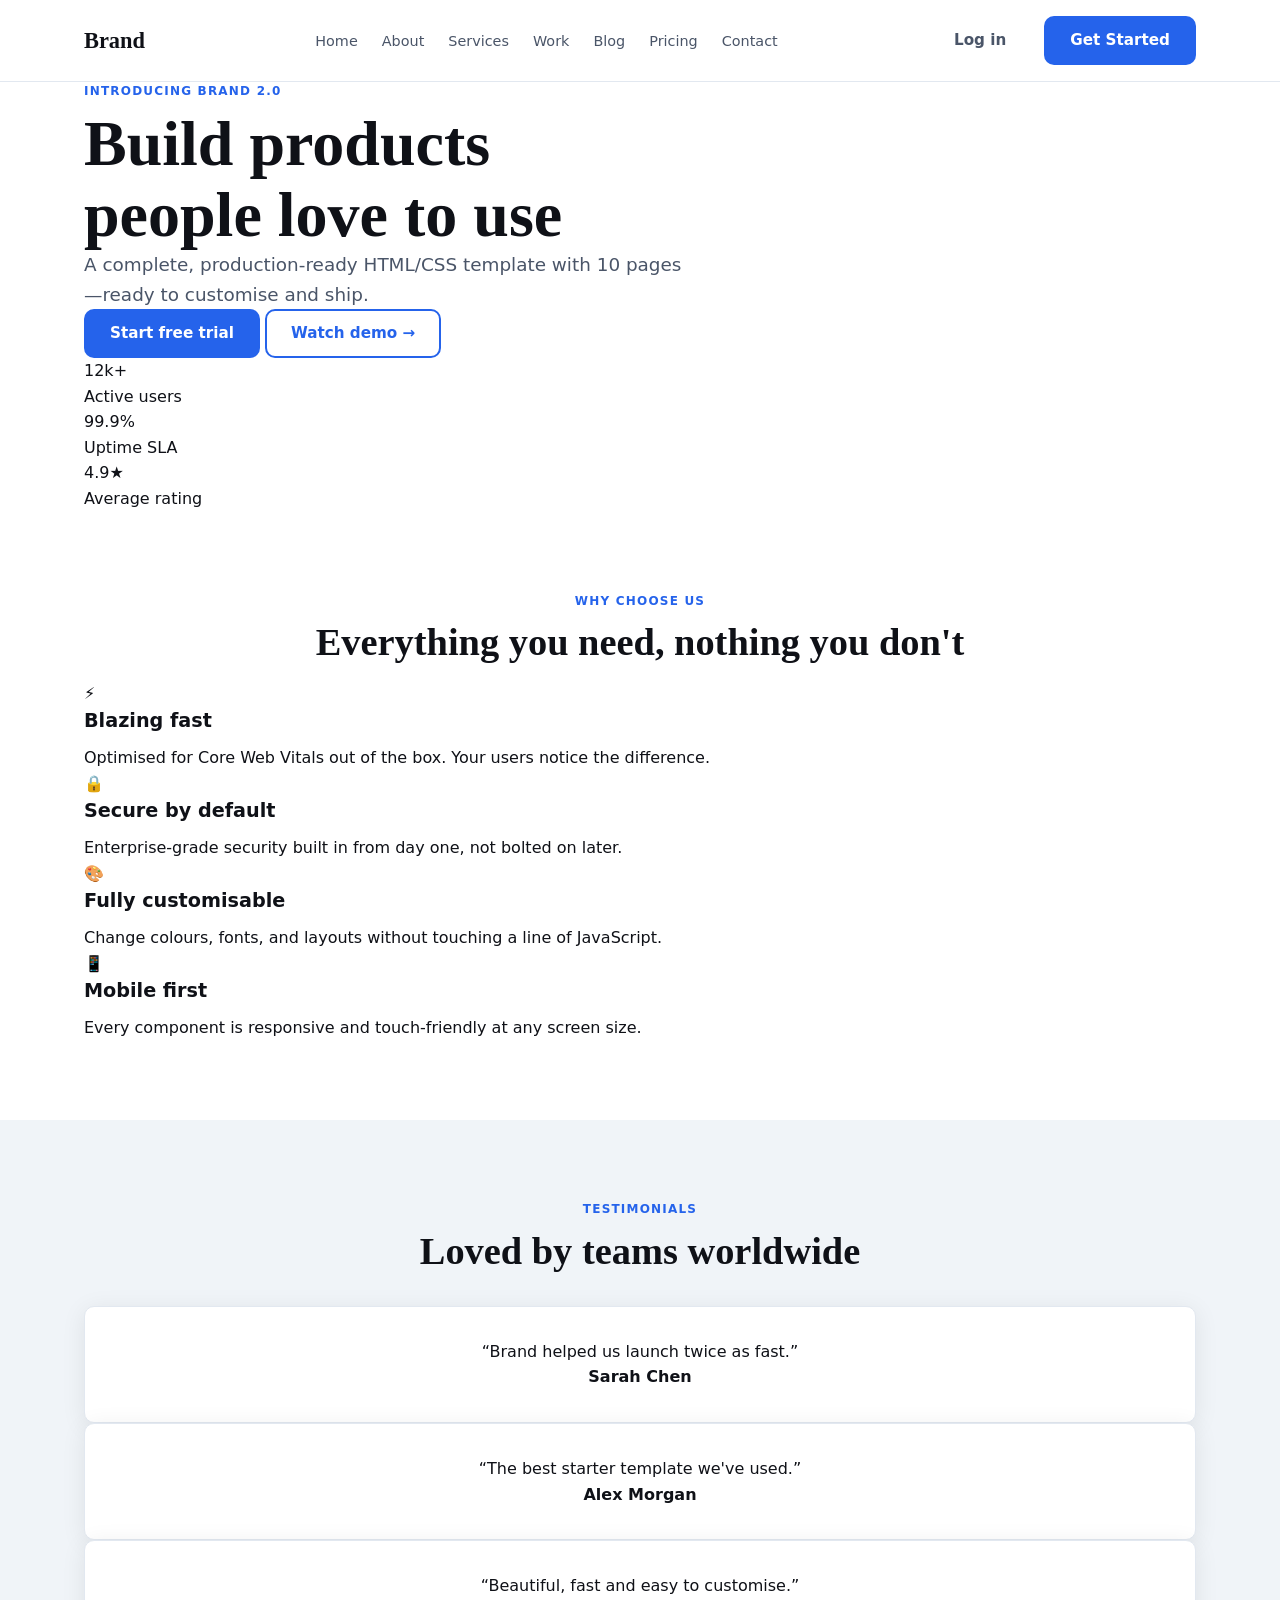
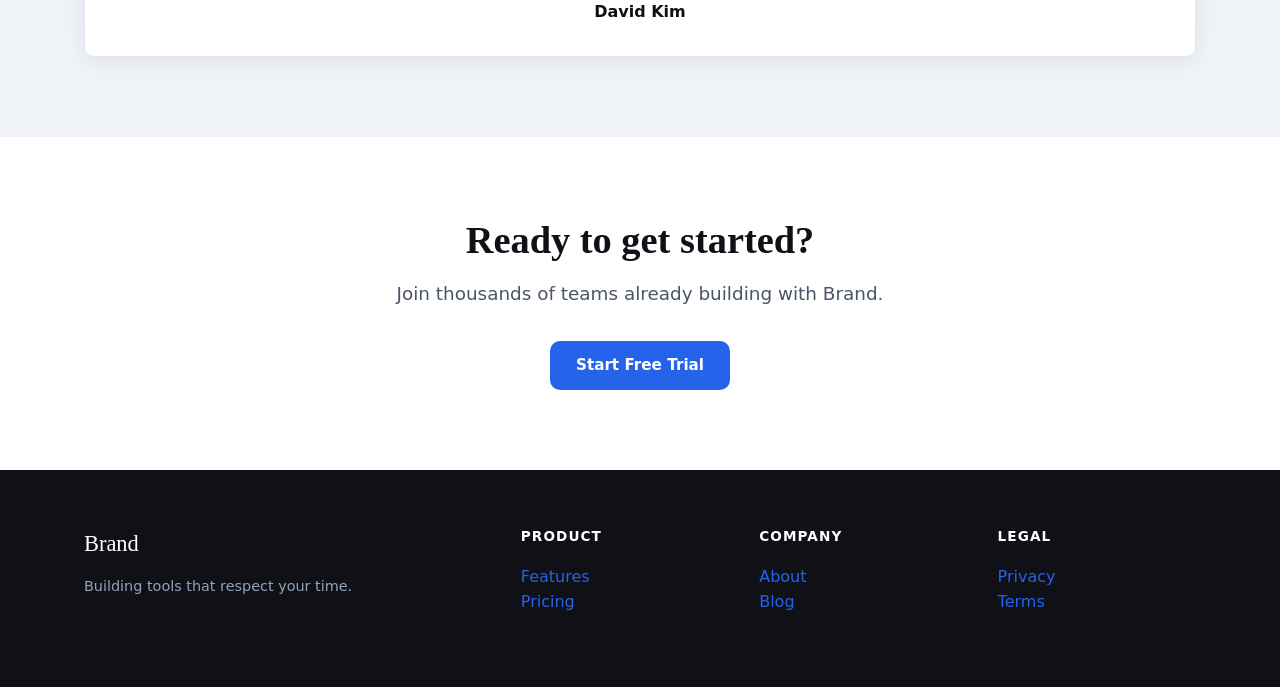
<file: index.html>
<!doctype html>
<html lang="en">
  <head>
    <meta charset="UTF-8" />
    <meta name="viewport" content="width=device-width, initial-scale=1.0" />
    <title>Brand - Home</title>

    <link rel="stylesheet" href="css/global.css" />
    <link rel="stylesheet" href="css/components.css" />
    <link rel="stylesheet" href="css/buttons.css" />
    <link rel="stylesheet" href="css/navbar.css" />
    <link rel="stylesheet" href="css/footer.css" />
  </head>
  <body>
    <!-- NAVBAR -->
    <nav class="nav">
      <div class="container nav__inner">
        <span class="nav__logo">Brand</span>

        <ul class="nav__links">
          <li><a href="index.html">Home</a></li>
          <li><a href="about.html">About</a></li>
          <li><a href="services.html">Services</a></li>
          <li><a href="portfolio.html">Work</a></li>
          <li><a href="blog.html">Blog</a></li>
          <li><a href="pricing.html">Pricing</a></li>
          <li><a href="contact.html">Contact</a></li>
        </ul>

        <div class="nav__cta">
          <a href="auth.html" class="btn btn-ghost">Log in</a>
          <a href="pricing.html" class="btn btn-primary">Get Started</a>
        </div>
      </div>
    </nav>

    <!-- HERO -->
    <section class="hero">
      <div class="container hero__inner">
        <div class="label">Introducing Brand 2.0</div>

        <h1 class="h1">
          Build products<br />
          people love to use
        </h1>

        <p class="lead">
          A complete, production-ready HTML/CSS template with 10 pages—ready to
          customise and ship.
        </p>

        <div class="hero__btns">
          <a href="pricing.html" class="btn btn-primary"> Start free trial </a>

          <a href="services.html" class="btn btn-outline"> Watch demo → </a>
        </div>

        <div class="hero__stats">
          <div>
            <div class="hero__stat-num">12k+</div>
            <div class="hero__stat-lbl">Active users</div>
          </div>

          <div>
            <div class="hero__stat-num">99.9%</div>
            <div class="hero__stat-lbl">Uptime SLA</div>
          </div>

          <div>
            <div class="hero__stat-num">4.9★</div>
            <div class="hero__stat-lbl">Average rating</div>
          </div>
        </div>
      </div>
    </section>

    <!-- FEATURES -->
    <section class="section">
      <div class="container">
        <div class="label text-center">Why choose us</div>

        <h2 class="h2 text-center">Everything you need, nothing you don't</h2>

        <div class="features-row">
          <div class="feature-card">
            <div class="feature-icon">⚡</div>
            <div class="h3">Blazing fast</div>
            <p>
              Optimised for Core Web Vitals out of the box. Your users notice
              the difference.
            </p>
          </div>

          <div class="feature-card">
            <div class="feature-icon">🔒</div>
            <div class="h3">Secure by default</div>
            <p>
              Enterprise-grade security built in from day one, not bolted on
              later.
            </p>
          </div>

          <div class="feature-card">
            <div class="feature-icon">🎨</div>
            <div class="h3">Fully customisable</div>
            <p>
              Change colours, fonts, and layouts without touching a line of
              JavaScript.
            </p>
          </div>

          <div class="feature-card">
            <div class="feature-icon">📱</div>
            <div class="h3">Mobile first</div>
            <p>
              Every component is responsive and touch-friendly at any screen
              size.
            </p>
          </div>
        </div>
      </div>
    </section>

    <!-- TESTIMONIALS -->
    <section class="section section--mist">
      <div class="container text-center">
        <div class="label">Testimonials</div>

        <h2 class="h2">Loved by teams worldwide</h2>

        <div class="grid-3" style="margin-top: 2rem">
          <div class="card">
            <p>“Brand helped us launch twice as fast.”</p>
            <strong>Sarah Chen</strong>
          </div>

          <div class="card">
            <p>“The best starter template we've used.”</p>
            <strong>Alex Morgan</strong>
          </div>

          <div class="card">
            <p>“Beautiful, fast and easy to customise.”</p>
            <strong>David Kim</strong>
          </div>
        </div>
      </div>
    </section>

    <!-- CTA -->
    <section class="section">
      <div class="container text-center">
        <h2 class="h2">Ready to get started?</h2>

        <p class="lead" style="margin: auto">
          Join thousands of teams already building with Brand.
        </p>

        <a href="pricing.html" class="btn btn-primary" style="margin-top: 2rem">
          Start Free Trial
        </a>
      </div>
    </section>

    <!-- FOOTER -->
    <footer class="footer">
      <div class="container">
        <div class="footer__grid">
          <div>
            <div class="footer__brand">Brand</div>
            <div class="footer__desc">
              Building tools that respect your time.
            </div>
          </div>

          <div>
            <div class="footer__heading">Product</div>
            <ul class="footer__links">
              <li><a href="services.html">Features</a></li>
              <li><a href="pricing.html">Pricing</a></li>
            </ul>
          </div>

          <div>
            <div class="footer__heading">Company</div>
            <ul class="footer__links">
              <li><a href="about.html">About</a></li>
              <li><a href="blog.html">Blog</a></li>
            </ul>
          </div>

          <div>
            <div class="footer__heading">Legal</div>
            <ul class="footer__links">
              <li><a href="#">Privacy</a></li>
              <li><a href="#">Terms</a></li>
            </ul>
          </div>
        </div>
      </div>
    </footer>
  </body>
</html>
</file>
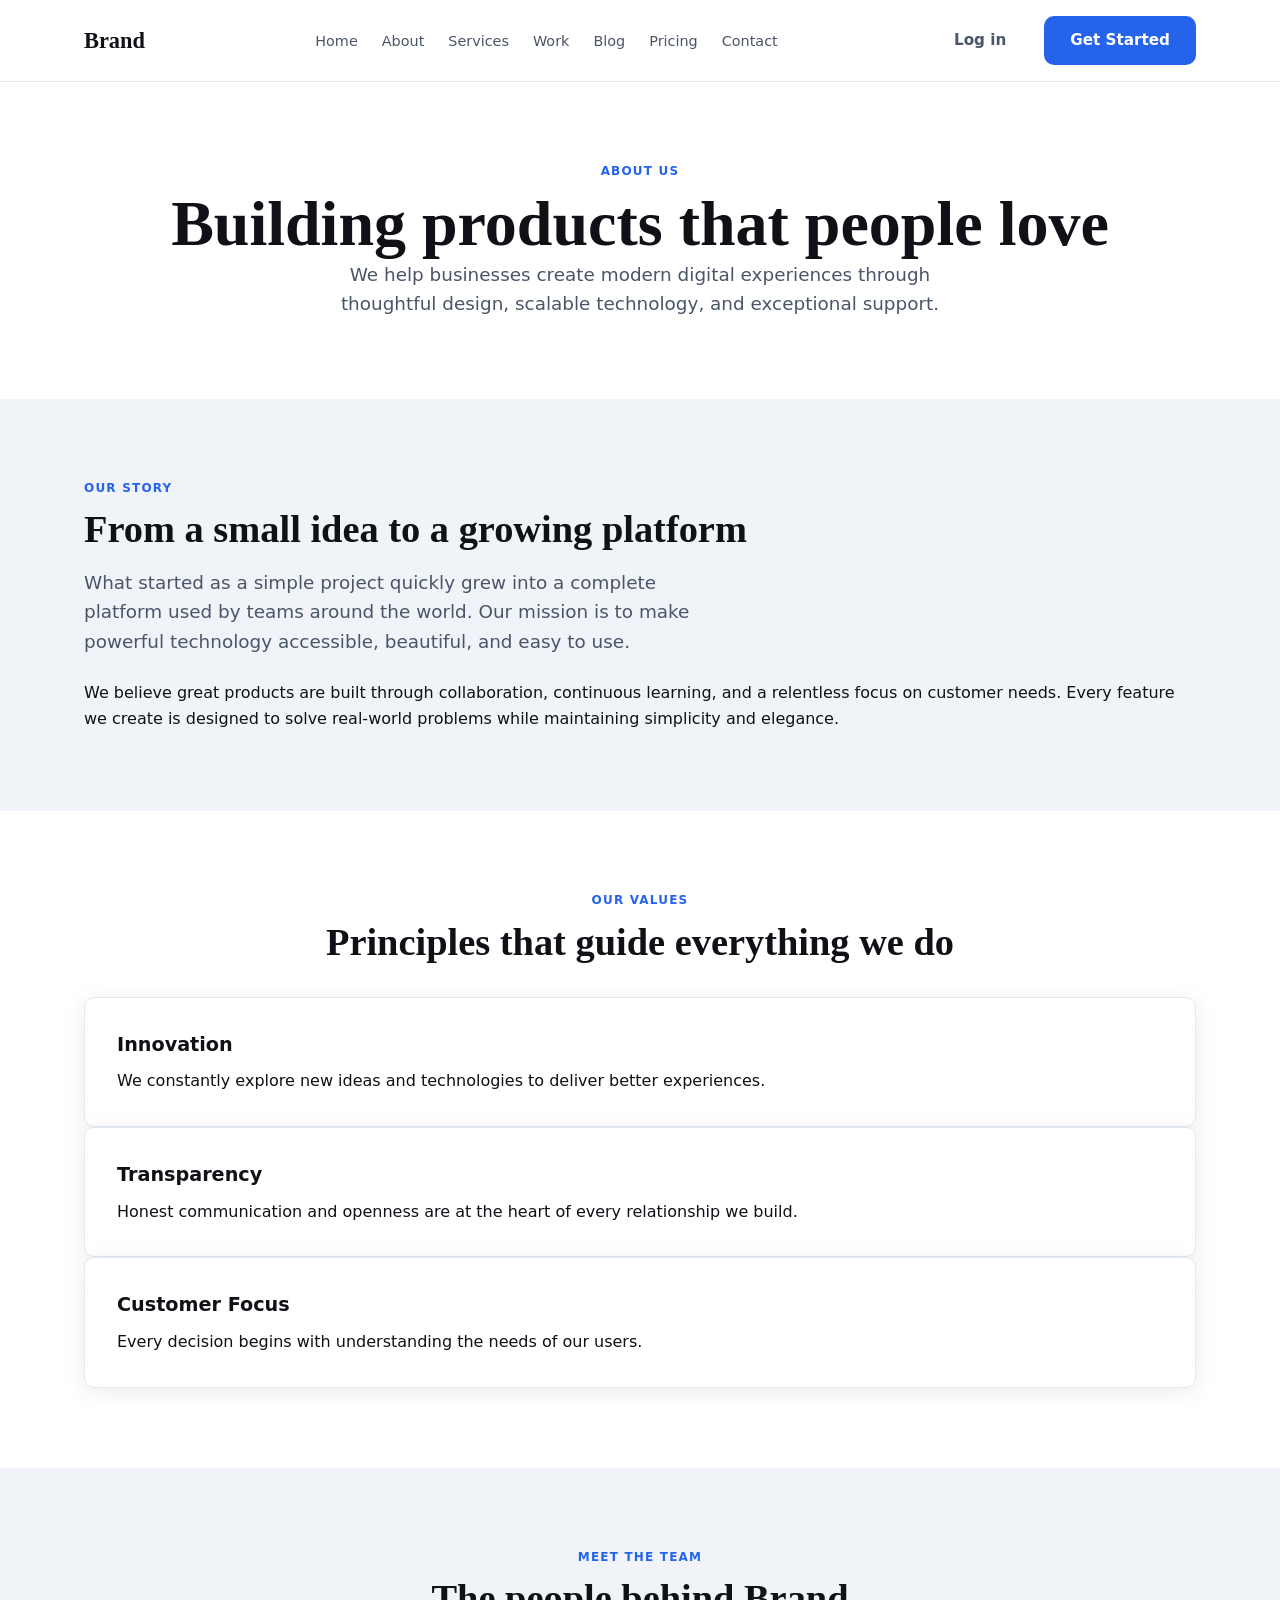
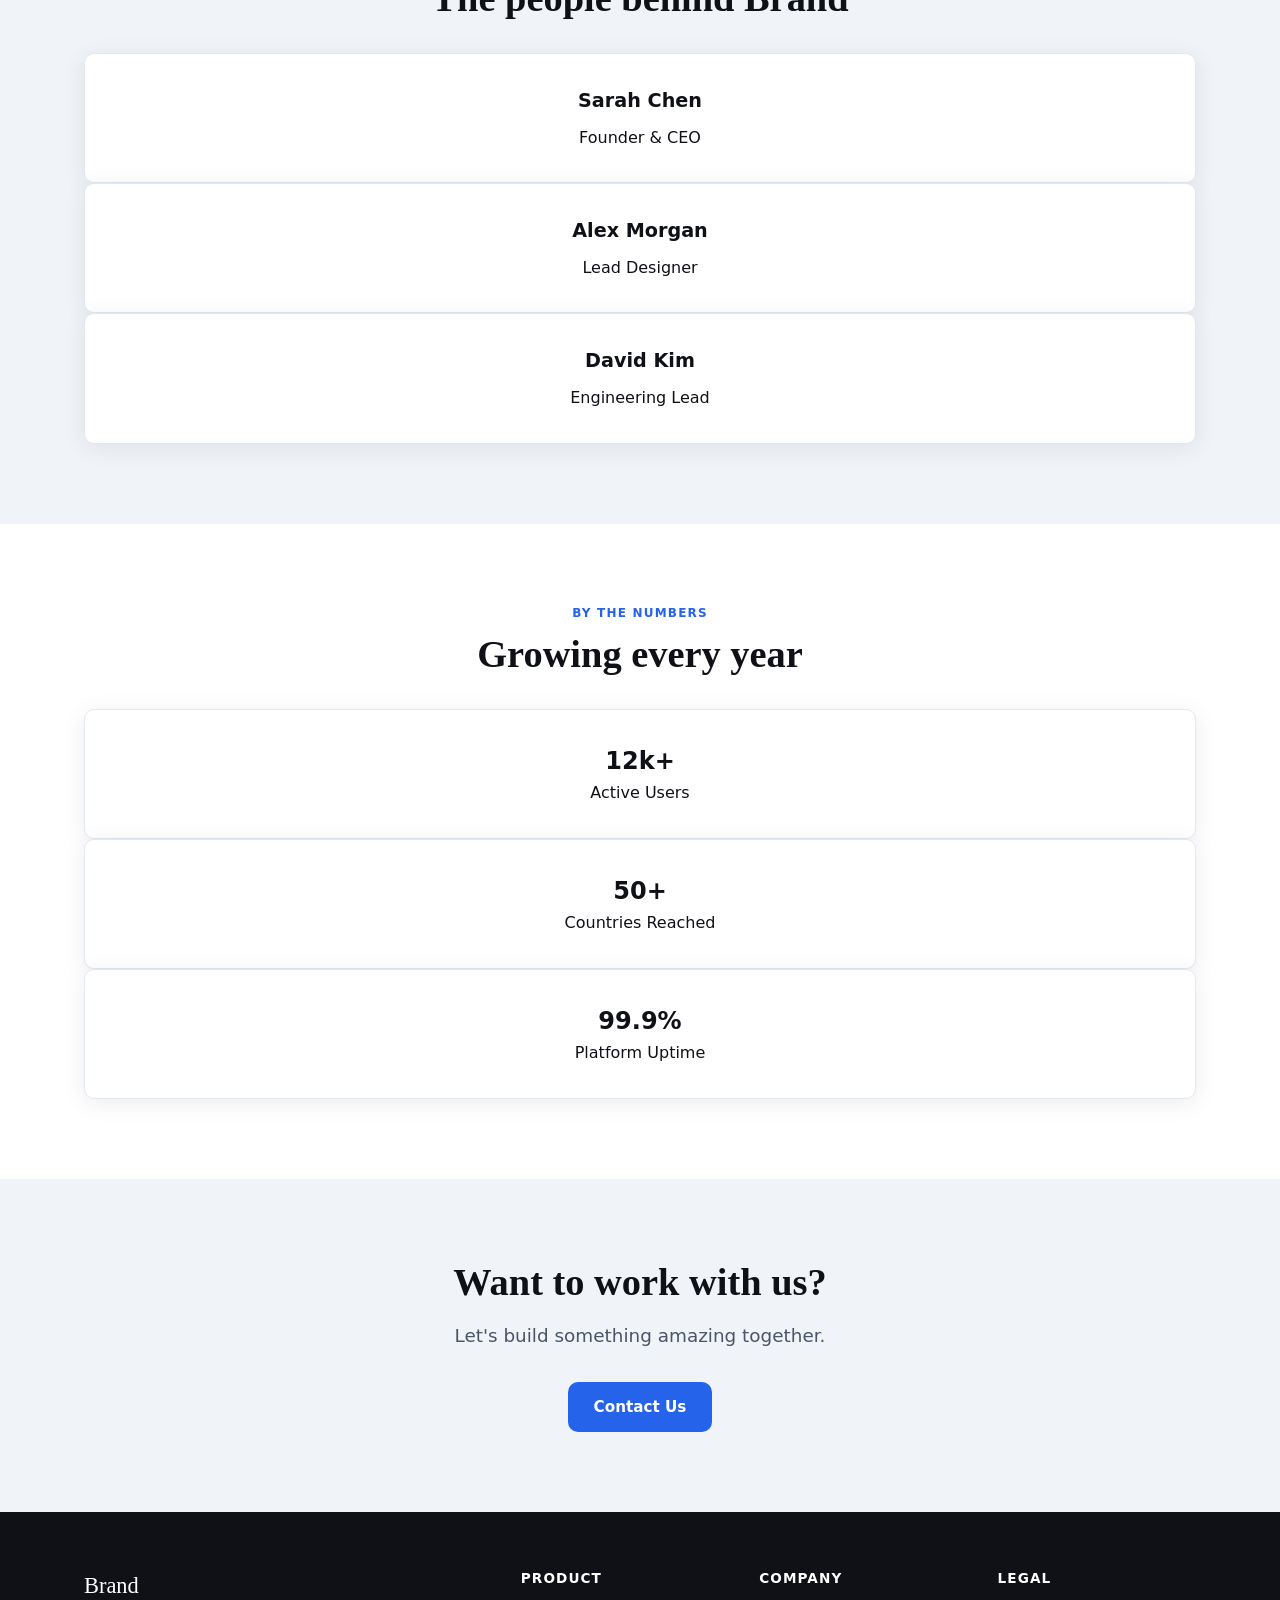
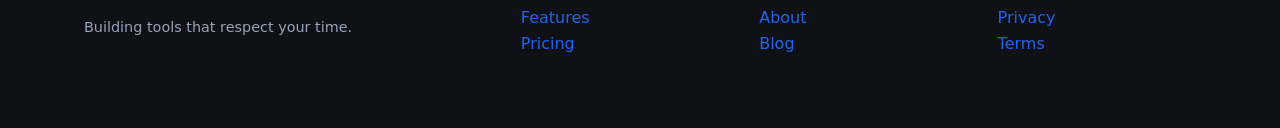
<file: about.html>
<!DOCTYPE html>
<html lang="en">
<head>
    <meta charset="UTF-8">
    <meta name="viewport" content="width=device-width, initial-scale=1.0">
    <title>Brand - About</title>

    <link rel="stylesheet" href="css/global.css">
    <link rel="stylesheet" href="css/components.css">
    <link rel="stylesheet" href="css/buttons.css">
    <link rel="stylesheet" href="css/navbar.css">
    <link rel="stylesheet" href="css/footer.css">
</head>
<body>

<!-- NAVBAR -->
<nav class="nav">
    <div class="container nav__inner">

        <span class="nav__logo">Brand</span>

        <ul class="nav__links">
            <li><a href="index.html">Home</a></li>
            <li><a href="about.html">About</a></li>
            <li><a href="services.html">Services</a></li>
            <li><a href="portfolio.html">Work</a></li>
            <li><a href="blog.html">Blog</a></li>
            <li><a href="pricing.html">Pricing</a></li>
            <li><a href="contact.html">Contact</a></li>
        </ul>

        <div class="nav__cta">
            <a href="auth.html" class="btn btn-ghost">Log in</a>
            <a href="pricing.html" class="btn btn-primary">Get Started</a>
        </div>

    </div>
</nav>

<!-- HERO -->
<section class="section">
    <div class="container text-center">

        <div class="label">
            About Us
        </div>

        <h1 class="h1">
            Building products that people love
        </h1>

        <p class="lead" style="margin:auto;">
            We help businesses create modern digital experiences through
            thoughtful design, scalable technology, and exceptional support.
        </p>

    </div>
</section>

<!-- STORY -->
<section class="section section--mist">

    <div class="container">

        <div class="label">
            Our Story
        </div>

        <h2 class="h2">
            From a small idea to a growing platform
        </h2>

        <p class="lead">
            What started as a simple project quickly grew into a complete
            platform used by teams around the world. Our mission is to make
            powerful technology accessible, beautiful, and easy to use.
        </p>

        <p style="margin-top:1.5rem;">
            We believe great products are built through collaboration,
            continuous learning, and a relentless focus on customer needs.
            Every feature we create is designed to solve real-world problems
            while maintaining simplicity and elegance.
        </p>

    </div>

</section>

<!-- VALUES -->
<section class="section">

    <div class="container">

        <div class="label text-center">
            Our Values
        </div>

        <h2 class="h2 text-center">
            Principles that guide everything we do
        </h2>

        <div class="grid-3" style="margin-top:2rem;">

            <div class="card">
                <h3 class="h3">Innovation</h3>
                <p>
                    We constantly explore new ideas and technologies to
                    deliver better experiences.
                </p>
            </div>

            <div class="card">
                <h3 class="h3">Transparency</h3>
                <p>
                    Honest communication and openness are at the heart of
                    every relationship we build.
                </p>
            </div>

            <div class="card">
                <h3 class="h3">Customer Focus</h3>
                <p>
                    Every decision begins with understanding the needs of
                    our users.
                </p>
            </div>

        </div>

    </div>

</section>

<!-- TEAM -->
<section class="section section--mist">

    <div class="container">

        <div class="label text-center">
            Meet The Team
        </div>

        <h2 class="h2 text-center">
            The people behind Brand
        </h2>

        <div class="grid-3" style="margin-top:2rem;">

            <div class="card text-center">
                <h3 class="h3">Sarah Chen</h3>
                <p>Founder & CEO</p>
            </div>

            <div class="card text-center">
                <h3 class="h3">Alex Morgan</h3>
                <p>Lead Designer</p>
            </div>

            <div class="card text-center">
                <h3 class="h3">David Kim</h3>
                <p>Engineering Lead</p>
            </div>

        </div>

    </div>

</section>

<!-- STATS -->
<section class="section">

    <div class="container text-center">

        <div class="label">
            By The Numbers
        </div>

        <h2 class="h2">
            Growing every year
        </h2>

        <div class="grid-3" style="margin-top:2rem;">

            <div class="card">
                <h2>12k+</h2>
                <p>Active Users</p>
            </div>

            <div class="card">
                <h2>50+</h2>
                <p>Countries Reached</p>
            </div>

            <div class="card">
                <h2>99.9%</h2>
                <p>Platform Uptime</p>
            </div>

        </div>

    </div>

</section>

<!-- CTA -->
<section class="section section--mist">

    <div class="container text-center">

        <h2 class="h2">
            Want to work with us?
        </h2>

        <p class="lead" style="margin:auto;">
            Let's build something amazing together.
        </p>

        <a href="contact.html" class="btn btn-primary" style="margin-top:2rem;">
            Contact Us
        </a>

    </div>

</section>

<!-- FOOTER -->
<footer class="footer">
    <div class="container">

        <div class="footer__grid">

            <div>
                <div class="footer__brand">Brand</div>
                <div class="footer__desc">
                    Building tools that respect your time.
                </div>
            </div>

            <div>
                <div class="footer__heading">Product</div>
                <ul class="footer__links">
                    <li><a href="services.html">Features</a></li>
                    <li><a href="pricing.html">Pricing</a></li>
                </ul>
            </div>

            <div>
                <div class="footer__heading">Company</div>
                <ul class="footer__links">
                    <li><a href="about.html">About</a></li>
                    <li><a href="blog.html">Blog</a></li>
                </ul>
            </div>

            <div>
                <div class="footer__heading">Legal</div>
                <ul class="footer__links">
                    <li><a href="#">Privacy</a></li>
                    <li><a href="#">Terms</a></li>
                </ul>
            </div>

        </div>

    </div>
</footer>

</body>
</html>
</file>
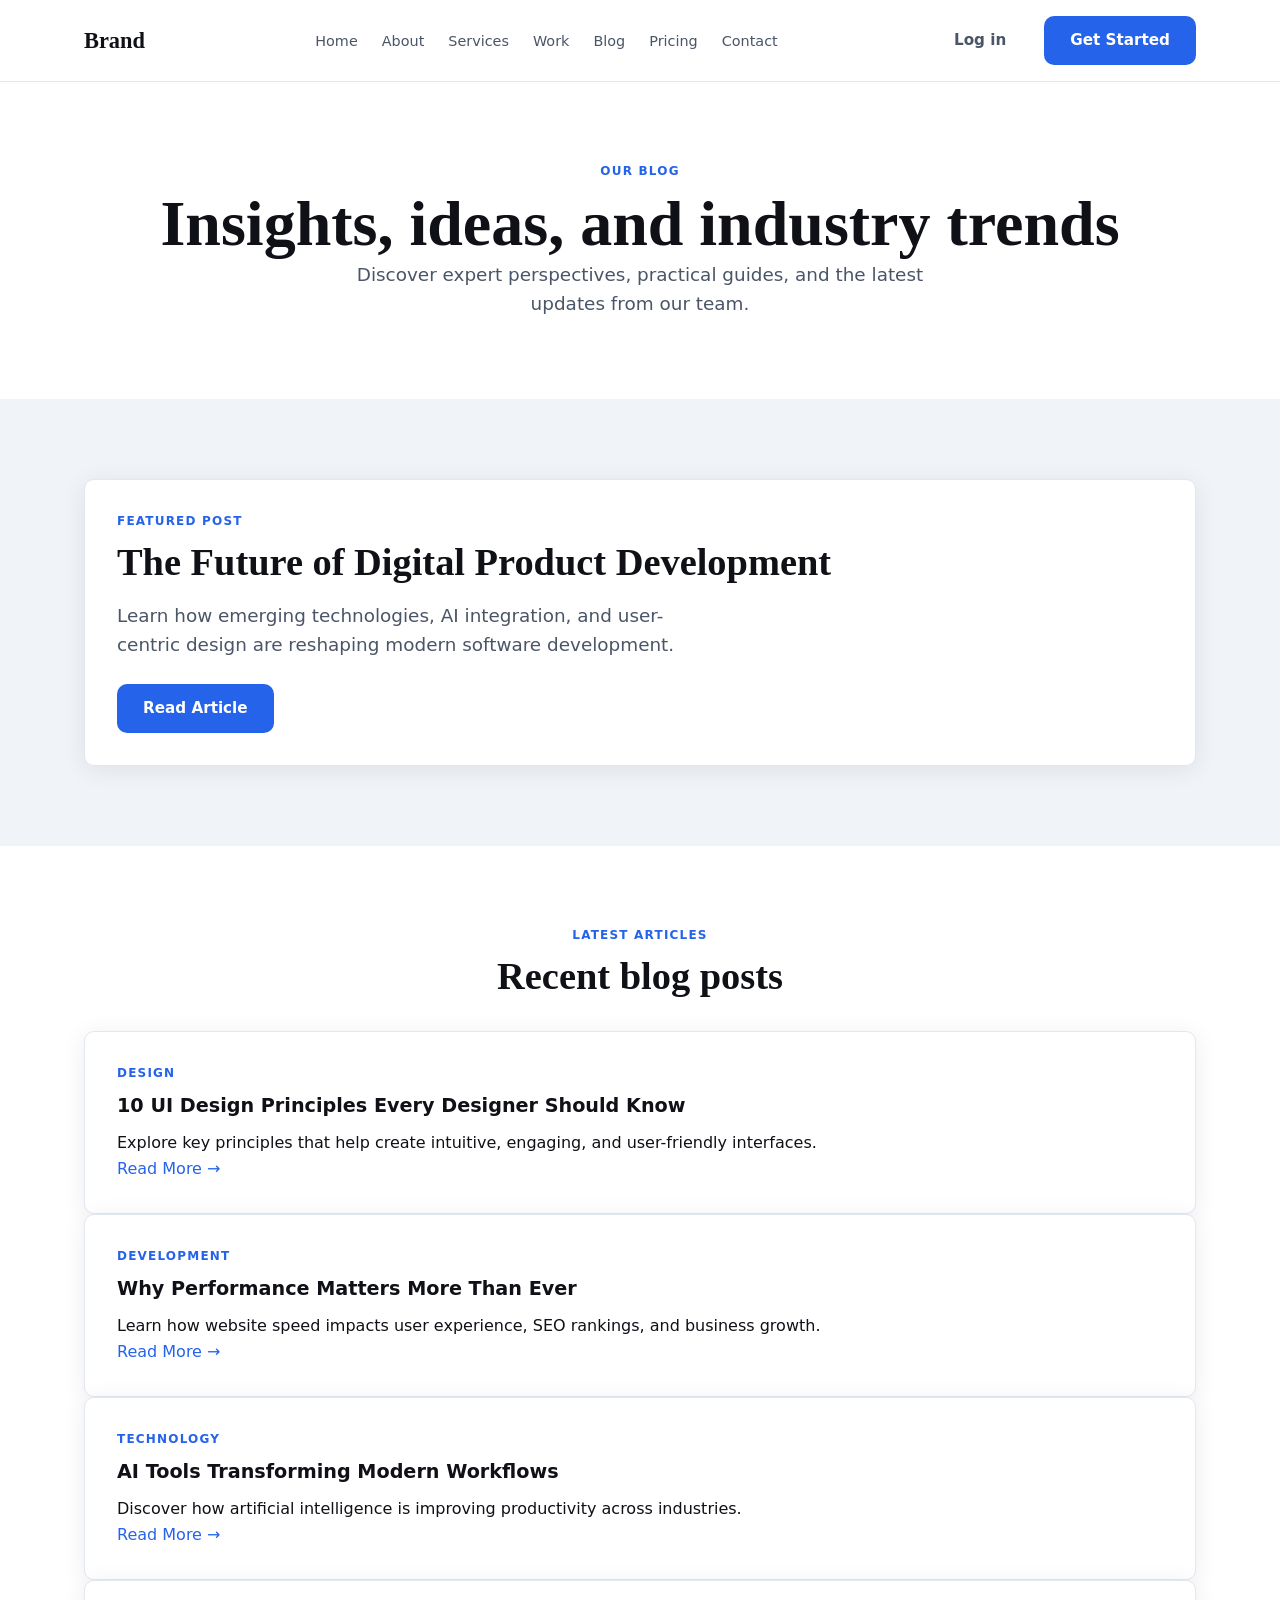
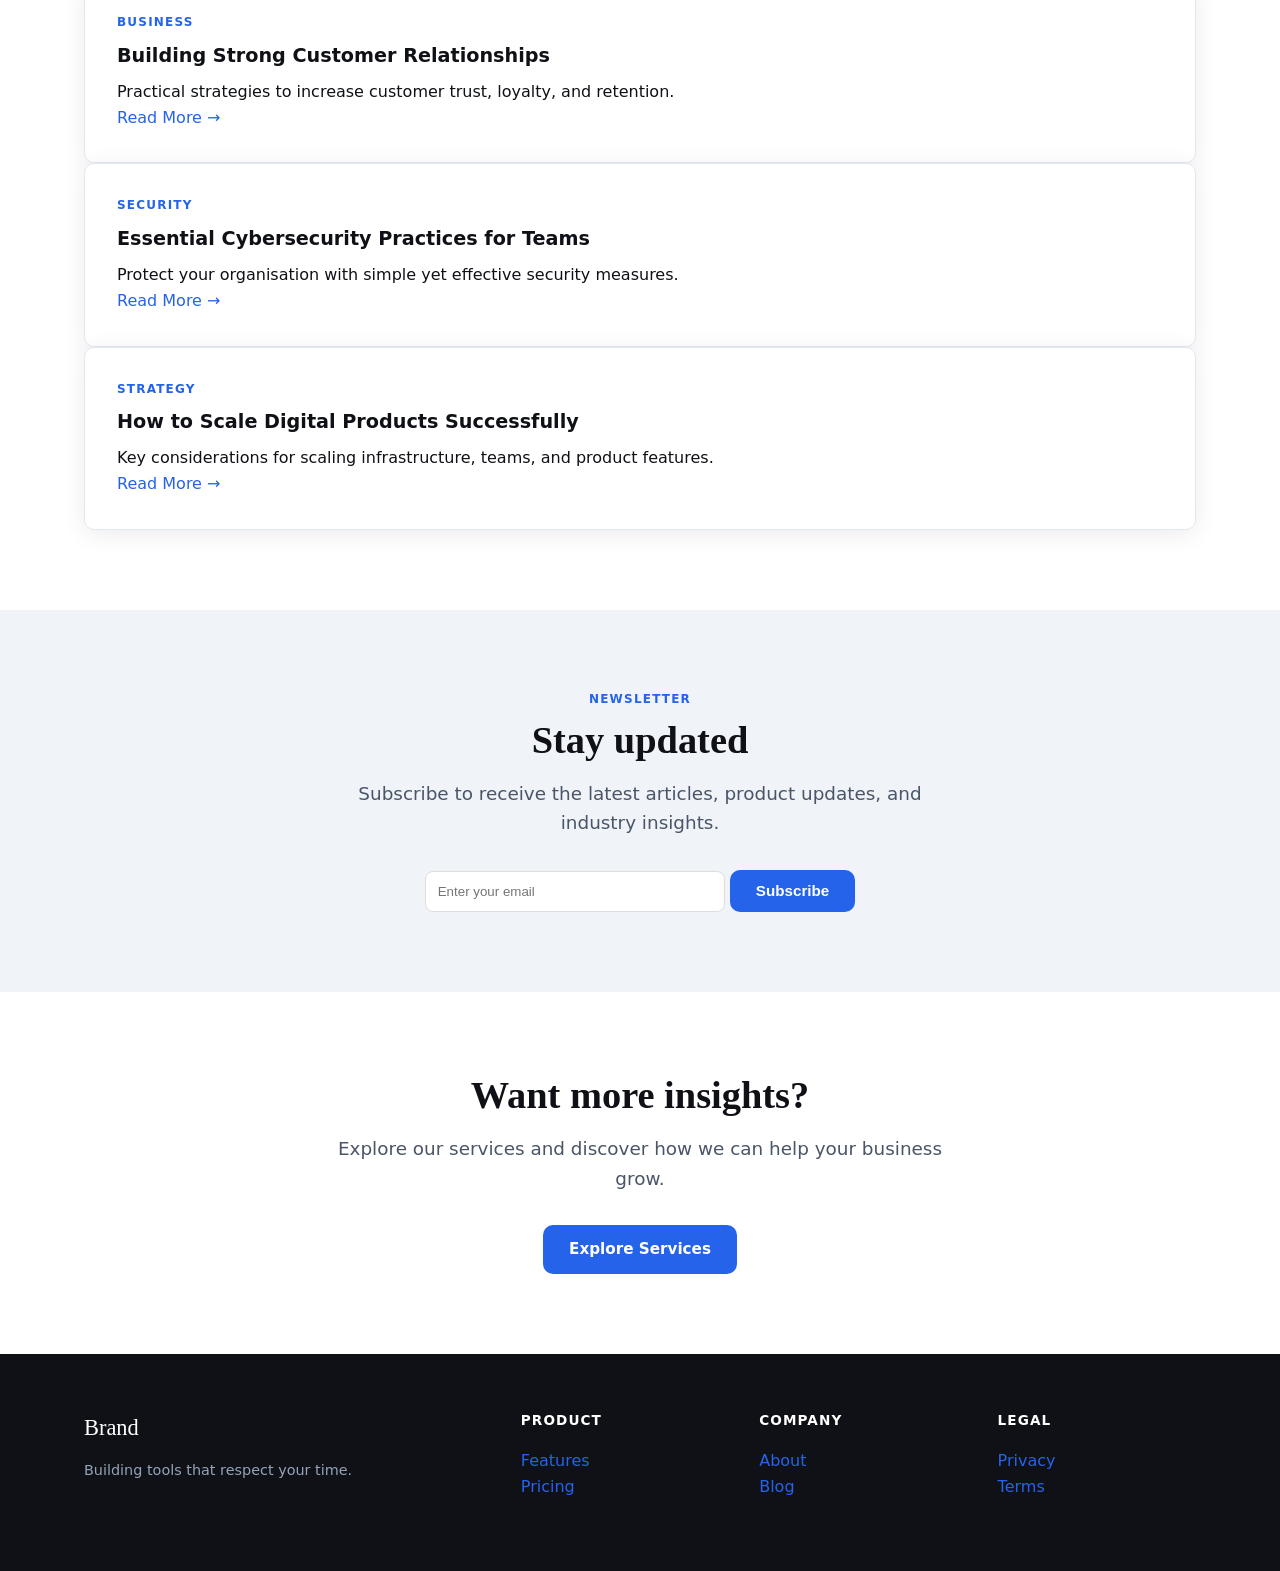
<file: blog.html>
<!DOCTYPE html>
<html lang="en">
<head>
    <meta charset="UTF-8">
    <meta name="viewport" content="width=device-width, initial-scale=1.0">
    <title>Brand - Blog</title>

    <link rel="stylesheet" href="css/global.css">
    <link rel="stylesheet" href="css/components.css">
    <link rel="stylesheet" href="css/buttons.css">
    <link rel="stylesheet" href="css/navbar.css">
    <link rel="stylesheet" href="css/footer.css">
</head>
<body>

<!-- NAVBAR -->
<nav class="nav">
    <div class="container nav__inner">

        <span class="nav__logo">Brand</span>

        <ul class="nav__links">
            <li><a href="index.html">Home</a></li>
            <li><a href="about.html">About</a></li>
            <li><a href="services.html">Services</a></li>
            <li><a href="portfolio.html">Work</a></li>
            <li><a href="blog.html">Blog</a></li>
            <li><a href="pricing.html">Pricing</a></li>
            <li><a href="contact.html">Contact</a></li>
        </ul>

        <div class="nav__cta">
            <a href="auth.html" class="btn btn-ghost">Log in</a>
            <a href="pricing.html" class="btn btn-primary">Get Started</a>
        </div>

    </div>
</nav>

<!-- HERO -->
<section class="section">

    <div class="container text-center">

        <div class="label">
            Our Blog
        </div>

        <h1 class="h1">
            Insights, ideas, and industry trends
        </h1>

        <p class="lead" style="margin:auto;">
            Discover expert perspectives, practical guides,
            and the latest updates from our team.
        </p>

    </div>

</section>

<!-- FEATURED ARTICLE -->
<section class="section section--mist">

    <div class="container">

        <div class="card">

            <div class="label">
                Featured Post
            </div>

            <h2 class="h2">
                The Future of Digital Product Development
            </h2>

            <p class="lead">
                Learn how emerging technologies, AI integration,
                and user-centric design are reshaping modern software development.
            </p>

            <a href="#" class="btn btn-primary" style="margin-top:1.5rem;">
                Read Article
            </a>

        </div>

    </div>

</section>

<!-- BLOG POSTS -->
<section class="section">

    <div class="container">

        <div class="label text-center">
            Latest Articles
        </div>

        <h2 class="h2 text-center">
            Recent blog posts
        </h2>

        <div class="grid-3" style="margin-top:2rem;">

            <div class="card">

                <div class="label">
                    Design
                </div>

                <h3 class="h3">
                    10 UI Design Principles Every Designer Should Know
                </h3>

                <p>
                    Explore key principles that help create intuitive,
                    engaging, and user-friendly interfaces.
                </p>

                <a href="#">Read More →</a>

            </div>

            <div class="card">

                <div class="label">
                    Development
                </div>

                <h3 class="h3">
                    Why Performance Matters More Than Ever
                </h3>

                <p>
                    Learn how website speed impacts user experience,
                    SEO rankings, and business growth.
                </p>

                <a href="#">Read More →</a>

            </div>

            <div class="card">

                <div class="label">
                    Technology
                </div>

                <h3 class="h3">
                    AI Tools Transforming Modern Workflows
                </h3>

                <p>
                    Discover how artificial intelligence is improving
                    productivity across industries.
                </p>

                <a href="#">Read More →</a>

            </div>

            <div class="card">

                <div class="label">
                    Business
                </div>

                <h3 class="h3">
                    Building Strong Customer Relationships
                </h3>

                <p>
                    Practical strategies to increase customer trust,
                    loyalty, and retention.
                </p>

                <a href="#">Read More →</a>

            </div>

            <div class="card">

                <div class="label">
                    Security
                </div>

                <h3 class="h3">
                    Essential Cybersecurity Practices for Teams
                </h3>

                <p>
                    Protect your organisation with simple yet effective
                    security measures.
                </p>

                <a href="#">Read More →</a>

            </div>

            <div class="card">

                <div class="label">
                    Strategy
                </div>

                <h3 class="h3">
                    How to Scale Digital Products Successfully
                </h3>

                <p>
                    Key considerations for scaling infrastructure,
                    teams, and product features.
                </p>

                <a href="#">Read More →</a>

            </div>

        </div>

    </div>

</section>

<!-- NEWSLETTER -->
<section class="section section--mist">

    <div class="container text-center">

        <div class="label">
            Newsletter
        </div>

        <h2 class="h2">
            Stay updated
        </h2>

        <p class="lead" style="margin:auto;">
            Subscribe to receive the latest articles,
            product updates, and industry insights.
        </p>

        <form style="margin-top:2rem;">

            <input
                type="email"
                placeholder="Enter your email"
                style="
                    padding:12px;
                    width:300px;
                    max-width:100%;
                    border:1px solid #ddd;
                    border-radius:8px;
                "
            >

            <button type="submit" class="btn btn-primary">
                Subscribe
            </button>

        </form>

    </div>

</section>

<!-- CTA -->
<section class="section">

    <div class="container text-center">

        <h2 class="h2">
            Want more insights?
        </h2>

        <p class="lead" style="margin:auto;">
            Explore our services and discover how we can help
            your business grow.
        </p>

        <a href="services.html" class="btn btn-primary" style="margin-top:2rem;">
            Explore Services
        </a>

    </div>

</section>

<!-- FOOTER -->
<footer class="footer">

    <div class="container">

        <div class="footer__grid">

            <div>
                <div class="footer__brand">Brand</div>
                <div class="footer__desc">
                    Building tools that respect your time.
                </div>
            </div>

            <div>
                <div class="footer__heading">Product</div>
                <ul class="footer__links">
                    <li><a href="services.html">Features</a></li>
                    <li><a href="pricing.html">Pricing</a></li>
                </ul>
            </div>

            <div>
                <div class="footer__heading">Company</div>
                <ul class="footer__links">
                    <li><a href="about.html">About</a></li>
                    <li><a href="blog.html">Blog</a></li>
                </ul>
            </div>

            <div>
                <div class="footer__heading">Legal</div>
                <ul class="footer__links">
                    <li><a href="#">Privacy</a></li>
                    <li><a href="#">Terms</a></li>
                </ul>
            </div>

        </div>

    </div>

</footer>

</body>
</html>
</file>
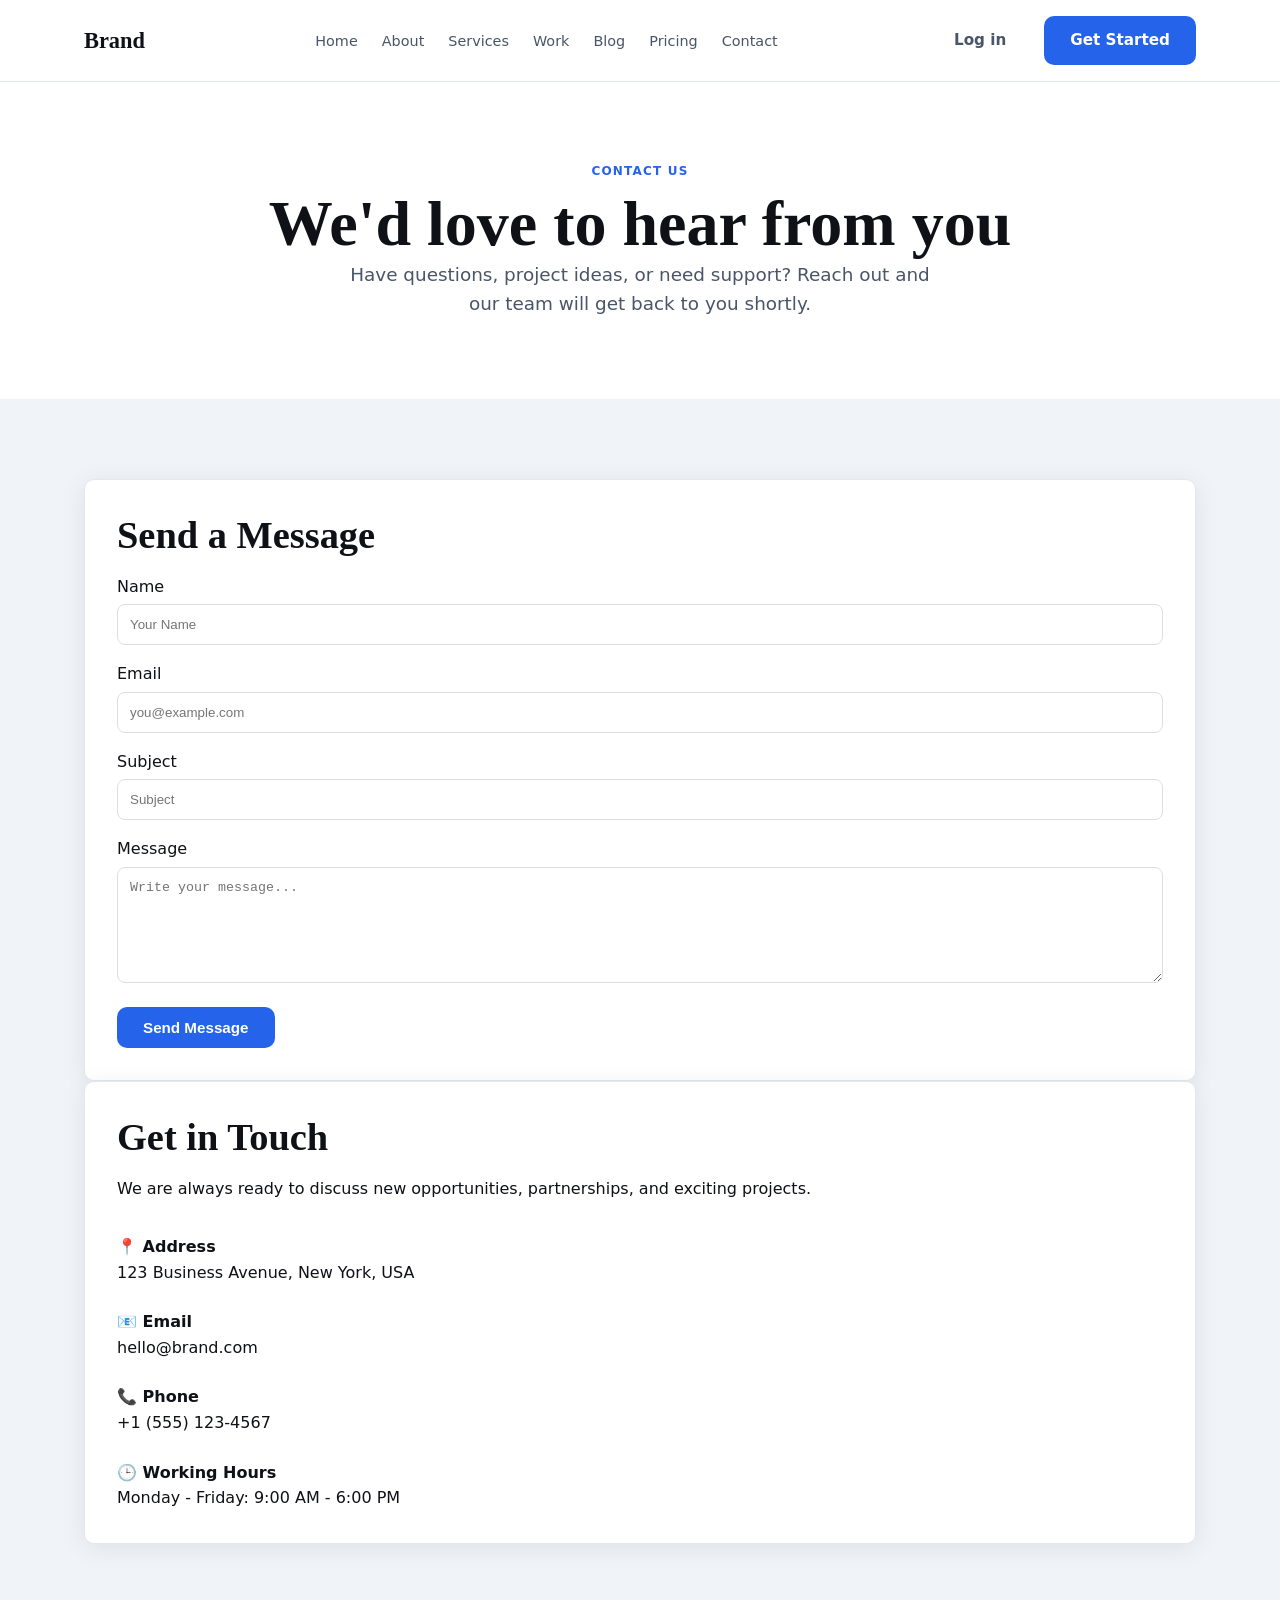
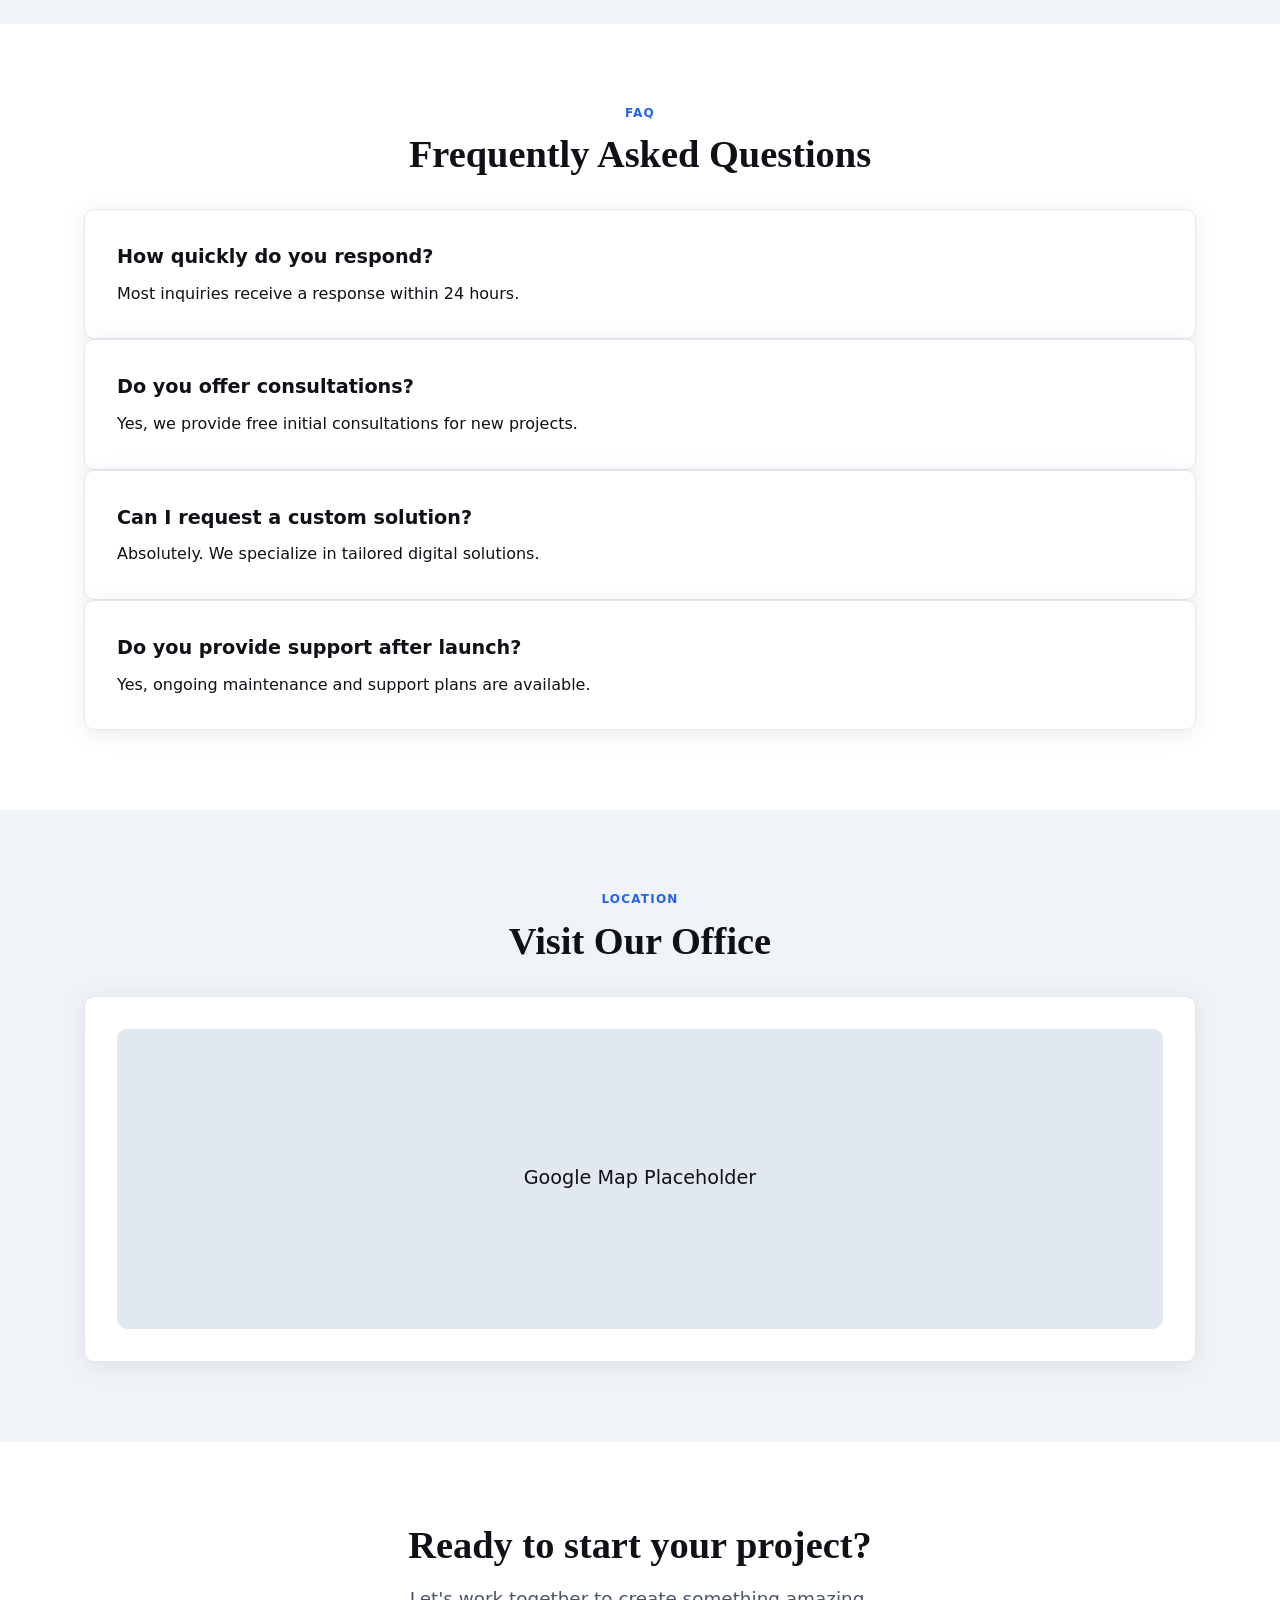
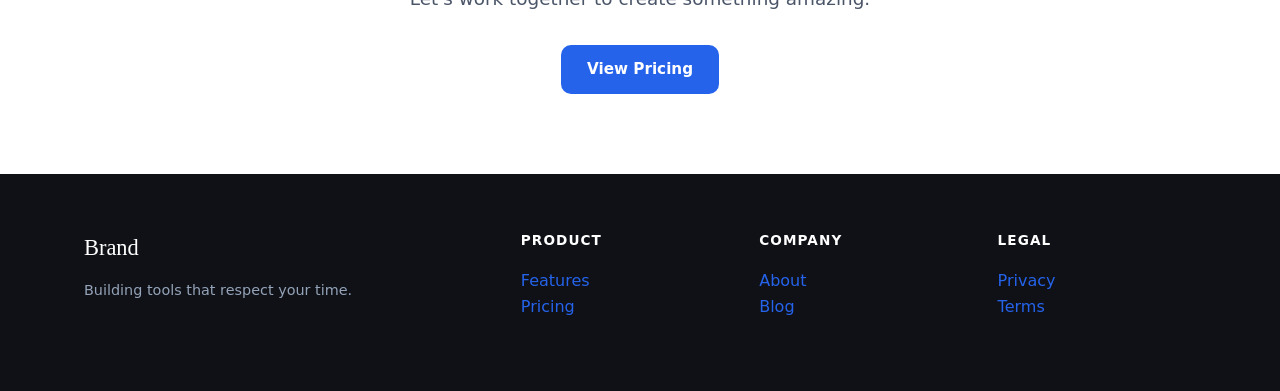
<file: contact.html>
<!DOCTYPE html>
<html lang="en">
<head>
    <meta charset="UTF-8">
    <meta name="viewport" content="width=device-width, initial-scale=1.0">
    <title>Brand - Contact</title>

    <link rel="stylesheet" href="css/global.css">
    <link rel="stylesheet" href="css/components.css">
    <link rel="stylesheet" href="css/buttons.css">
    <link rel="stylesheet" href="css/navbar.css">
    <link rel="stylesheet" href="css/footer.css">
</head>
<body>

<!-- NAVBAR -->
<nav class="nav">
    <div class="container nav__inner">

        <span class="nav__logo">Brand</span>

        <ul class="nav__links">
            <li><a href="index.html">Home</a></li>
            <li><a href="about.html">About</a></li>
            <li><a href="services.html">Services</a></li>
            <li><a href="portfolio.html">Work</a></li>
            <li><a href="blog.html">Blog</a></li>
            <li><a href="pricing.html">Pricing</a></li>
            <li><a href="contact.html">Contact</a></li>
        </ul>

        <div class="nav__cta">
            <a href="auth.html" class="btn btn-ghost">Log in</a>
            <a href="pricing.html" class="btn btn-primary">Get Started</a>
        </div>

    </div>
</nav>

<!-- HERO -->
<section class="section">

    <div class="container text-center">

        <div class="label">
            Contact Us
        </div>

        <h1 class="h1">
            We'd love to hear from you
        </h1>

        <p class="lead" style="margin:auto;">
            Have questions, project ideas, or need support?
            Reach out and our team will get back to you shortly.
        </p>

    </div>

</section>

<!-- CONTACT SECTION -->
<section class="section section--mist">

    <div class="container">

        <div class="grid-2">

            <!-- CONTACT FORM -->
            <div class="card">

                <h2 class="h2">
                    Send a Message
                </h2>

                <form>

                    <div style="margin-bottom:1rem;">
                        <label>Name</label>
                        <input
                            type="text"
                            placeholder="Your Name"
                            style="width:100%;padding:12px;border:1px solid #ddd;border-radius:8px;margin-top:5px;"
                        >
                    </div>

                    <div style="margin-bottom:1rem;">
                        <label>Email</label>
                        <input
                            type="email"
                            placeholder="you@example.com"
                            style="width:100%;padding:12px;border:1px solid #ddd;border-radius:8px;margin-top:5px;"
                        >
                    </div>

                    <div style="margin-bottom:1rem;">
                        <label>Subject</label>
                        <input
                            type="text"
                            placeholder="Subject"
                            style="width:100%;padding:12px;border:1px solid #ddd;border-radius:8px;margin-top:5px;"
                        >
                    </div>

                    <div style="margin-bottom:1rem;">
                        <label>Message</label>
                        <textarea
                            rows="6"
                            placeholder="Write your message..."
                            style="width:100%;padding:12px;border:1px solid #ddd;border-radius:8px;margin-top:5px;"
                        ></textarea>
                    </div>

                    <button type="submit" class="btn btn-primary">
                        Send Message
                    </button>

                </form>

            </div>

            <!-- CONTACT INFO -->
            <div class="card">

                <h2 class="h2">
                    Get in Touch
                </h2>

                <p style="margin-bottom:2rem;">
                    We are always ready to discuss new opportunities,
                    partnerships, and exciting projects.
                </p>

                <div style="margin-bottom:1.5rem;">
                    <strong>📍 Address</strong>
                    <p>123 Business Avenue, New York, USA</p>
                </div>

                <div style="margin-bottom:1.5rem;">
                    <strong>📧 Email</strong>
                    <p>hello@brand.com</p>
                </div>

                <div style="margin-bottom:1.5rem;">
                    <strong>📞 Phone</strong>
                    <p>+1 (555) 123-4567</p>
                </div>

                <div>
                    <strong>🕒 Working Hours</strong>
                    <p>Monday - Friday: 9:00 AM - 6:00 PM</p>
                </div>

            </div>

        </div>

    </div>

</section>

<!-- FAQ -->
<section class="section">

    <div class="container">

        <div class="label text-center">
            FAQ
        </div>

        <h2 class="h2 text-center">
            Frequently Asked Questions
        </h2>

        <div class="grid-2" style="margin-top:2rem;">

            <div class="card">
                <h3 class="h3">
                    How quickly do you respond?
                </h3>

                <p>
                    Most inquiries receive a response within 24 hours.
                </p>
            </div>

            <div class="card">
                <h3 class="h3">
                    Do you offer consultations?
                </h3>

                <p>
                    Yes, we provide free initial consultations for new projects.
                </p>
            </div>

            <div class="card">
                <h3 class="h3">
                    Can I request a custom solution?
                </h3>

                <p>
                    Absolutely. We specialize in tailored digital solutions.
                </p>
            </div>

            <div class="card">
                <h3 class="h3">
                    Do you provide support after launch?
                </h3>

                <p>
                    Yes, ongoing maintenance and support plans are available.
                </p>
            </div>

        </div>

    </div>

</section>

<!-- MAP SECTION -->
<section class="section section--mist">

    <div class="container text-center">

        <div class="label">
            Location
        </div>

        <h2 class="h2">
            Visit Our Office
        </h2>

        <div class="card" style="margin-top:2rem;">

            <div style="
                height:300px;
                display:flex;
                justify-content:center;
                align-items:center;
                background:#e2e8f0;
                border-radius:10px;
                font-size:1.2rem;
            ">
                Google Map Placeholder
            </div>

        </div>

    </div>

</section>

<!-- CTA -->
<section class="section">

    <div class="container text-center">

        <h2 class="h2">
            Ready to start your project?
        </h2>

        <p class="lead" style="margin:auto;">
            Let's work together to create something amazing.
        </p>

        <a href="pricing.html" class="btn btn-primary" style="margin-top:2rem;">
            View Pricing
        </a>

    </div>

</section>

<!-- FOOTER -->
<footer class="footer">

    <div class="container">

        <div class="footer__grid">

            <div>
                <div class="footer__brand">Brand</div>
                <div class="footer__desc">
                    Building tools that respect your time.
                </div>
            </div>

            <div>
                <div class="footer__heading">Product</div>
                <ul class="footer__links">
                    <li><a href="services.html">Features</a></li>
                    <li><a href="pricing.html">Pricing</a></li>
                </ul>
            </div>

            <div>
                <div class="footer__heading">Company</div>
                <ul class="footer__links">
                    <li><a href="about.html">About</a></li>
                    <li><a href="blog.html">Blog</a></li>
                </ul>
            </div>

            <div>
                <div class="footer__heading">Legal</div>
                <ul class="footer__links">
                    <li><a href="#">Privacy</a></li>
                    <li><a href="#">Terms</a></li>
                </ul>
            </div>

        </div>

    </div>

</footer>

</body>
</html>
</file>
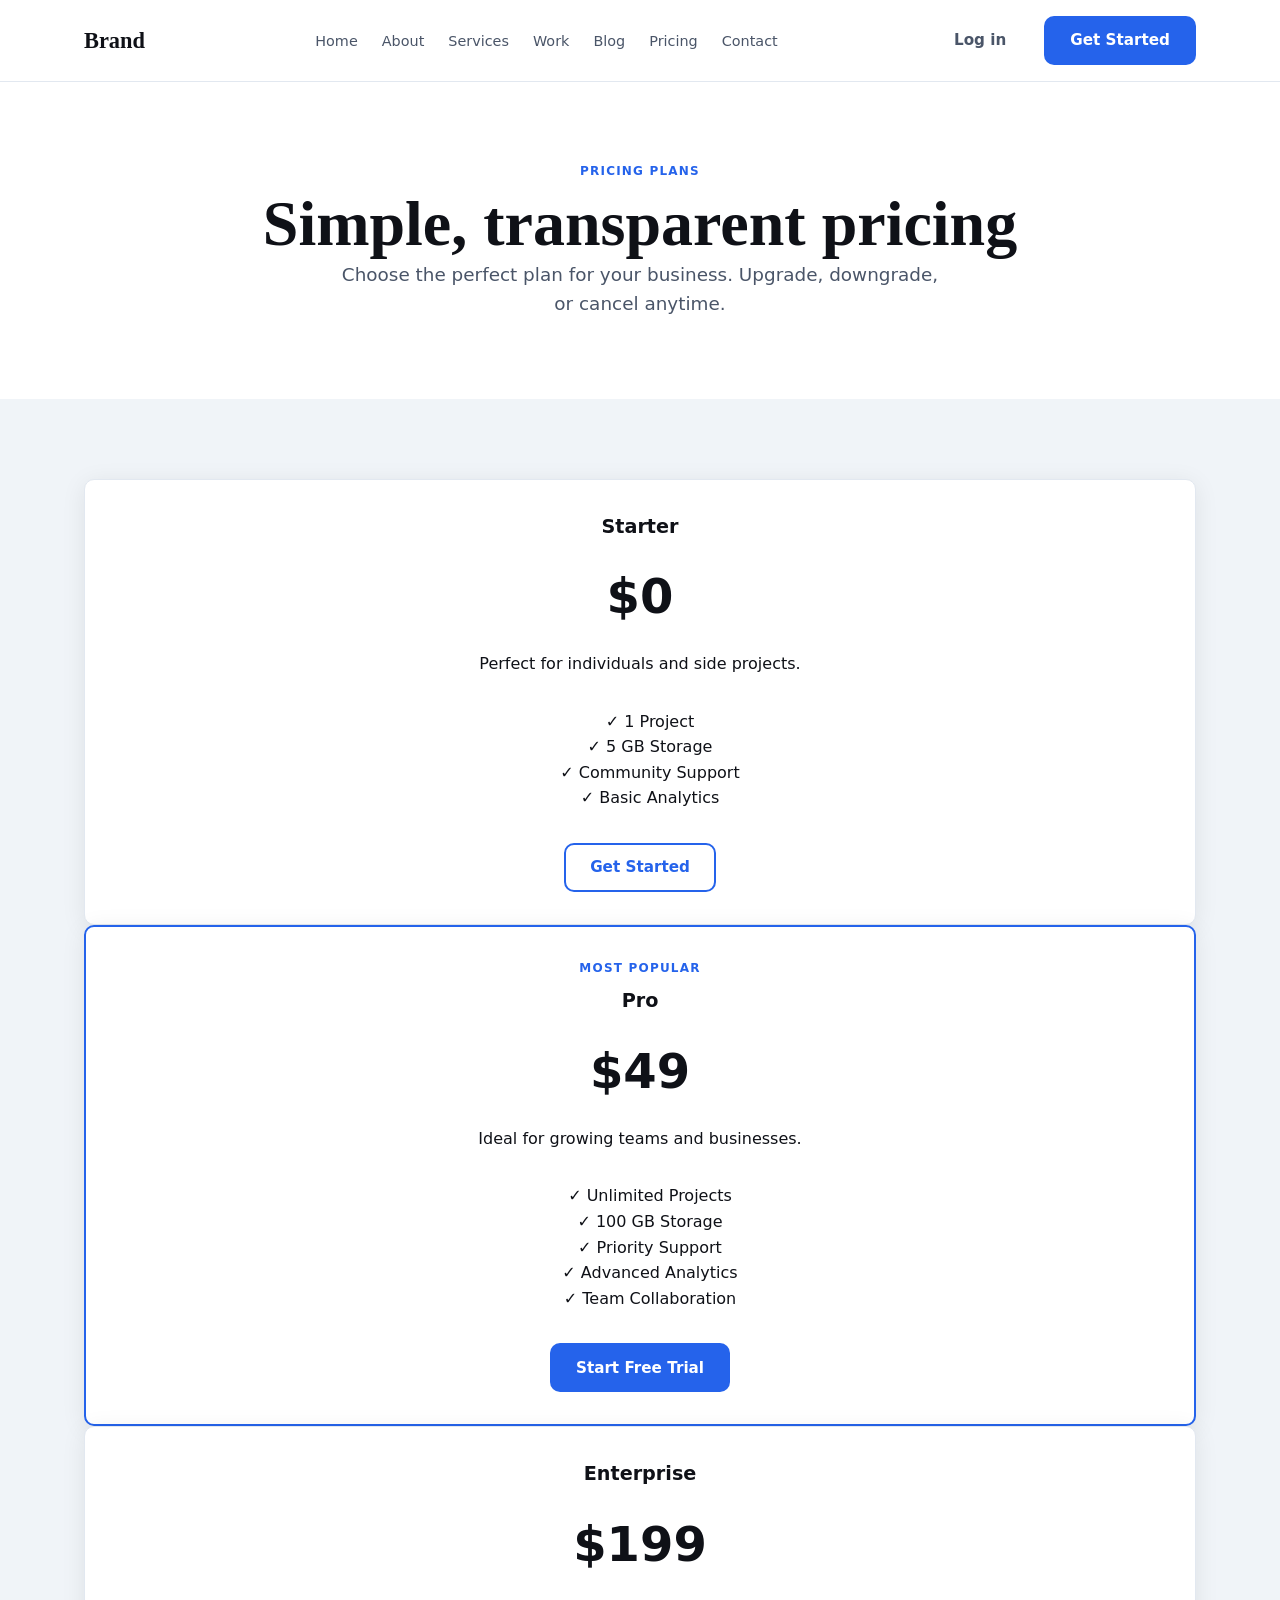
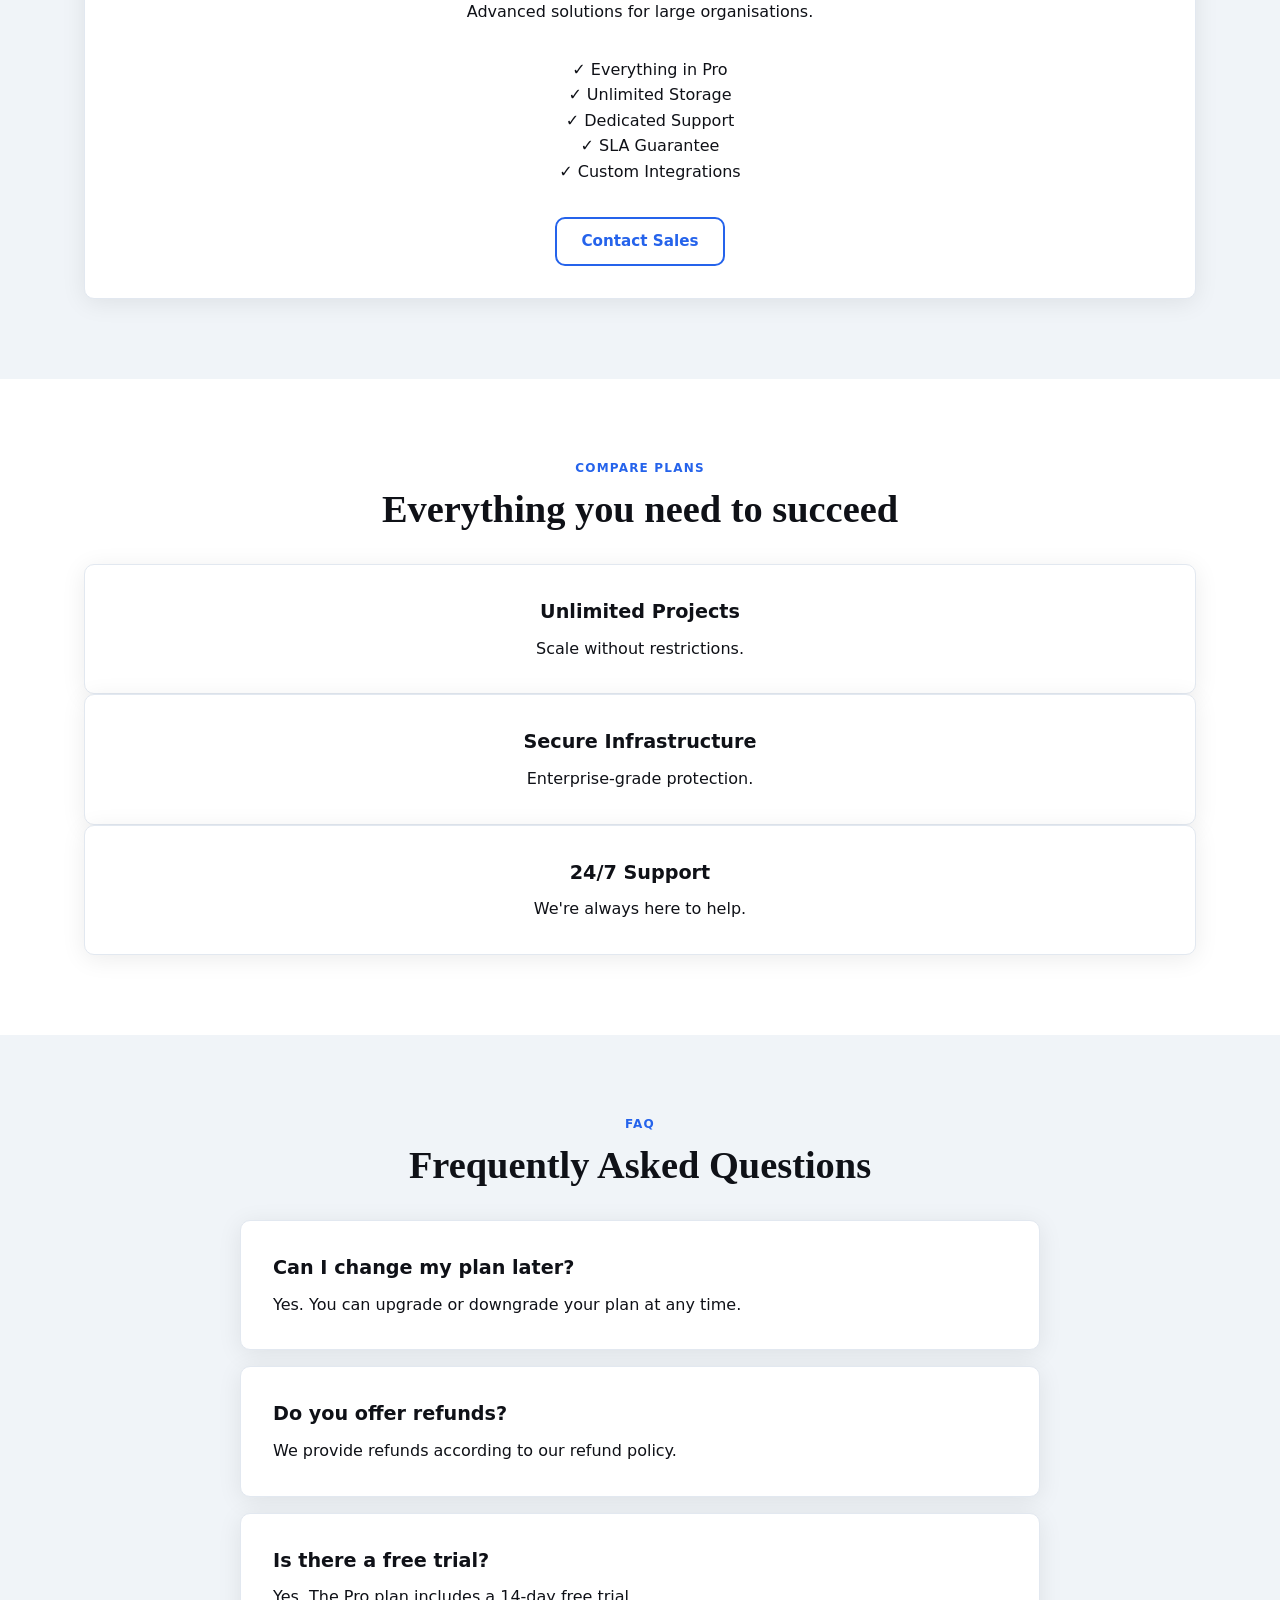
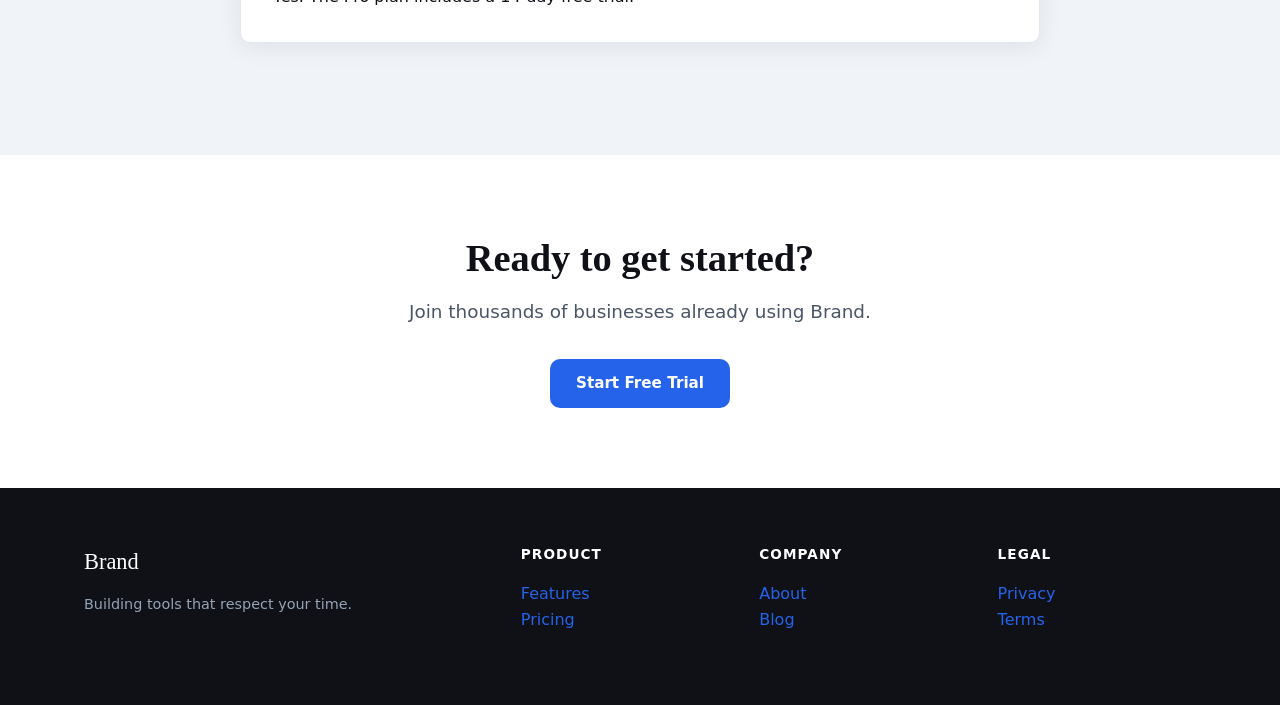
<file: pricing.html>
<!DOCTYPE html>
<html lang="en">
<head>
    <meta charset="UTF-8">
    <meta name="viewport" content="width=device-width, initial-scale=1.0">
    <title>Brand - Pricing</title>

    <link rel="stylesheet" href="css/global.css">
    <link rel="stylesheet" href="css/components.css">
    <link rel="stylesheet" href="css/buttons.css">
    <link rel="stylesheet" href="css/navbar.css">
    <link rel="stylesheet" href="css/footer.css">
</head>
<body>

<!-- NAVBAR -->
<nav class="nav">
    <div class="container nav__inner">

        <span class="nav__logo">Brand</span>

        <ul class="nav__links">
            <li><a href="index.html">Home</a></li>
            <li><a href="about.html">About</a></li>
            <li><a href="services.html">Services</a></li>
            <li><a href="portfolio.html">Work</a></li>
            <li><a href="blog.html">Blog</a></li>
            <li><a href="pricing.html">Pricing</a></li>
            <li><a href="contact.html">Contact</a></li>
        </ul>

        <div class="nav__cta">
            <a href="auth.html" class="btn btn-ghost">Log in</a>
            <a href="auth.html" class="btn btn-primary">Get Started</a>
        </div>

    </div>
</nav>

<!-- HERO -->
<section class="section">

    <div class="container text-center">

        <div class="label">
            Pricing Plans
        </div>

        <h1 class="h1">
            Simple, transparent pricing
        </h1>

        <p class="lead" style="margin:auto;">
            Choose the perfect plan for your business.
            Upgrade, downgrade, or cancel anytime.
        </p>

    </div>

</section>

<!-- PRICING CARDS -->
<section class="section section--mist">

    <div class="container">

        <div class="grid-3">

            <!-- Starter -->
            <div class="card text-center">

                <h3 class="h3">Starter</h3>

                <h2 style="font-size:3rem;margin:1rem 0;">
                    $0
                </h2>

                <p>Perfect for individuals and side projects.</p>

                <ul style="list-style:none;margin:2rem 0;">
                    <li>✓ 1 Project</li>
                    <li>✓ 5 GB Storage</li>
                    <li>✓ Community Support</li>
                    <li>✓ Basic Analytics</li>
                </ul>

                <a href="auth.html" class="btn btn-outline">
                    Get Started
                </a>

            </div>

            <!-- Pro -->
            <div class="card text-center" style="border:2px solid var(--accent);">

                <div class="label">
                    Most Popular
                </div>

                <h3 class="h3">Pro</h3>

                <h2 style="font-size:3rem;margin:1rem 0;">
                    $49
                </h2>

                <p>Ideal for growing teams and businesses.</p>

                <ul style="list-style:none;margin:2rem 0;">
                    <li>✓ Unlimited Projects</li>
                    <li>✓ 100 GB Storage</li>
                    <li>✓ Priority Support</li>
                    <li>✓ Advanced Analytics</li>
                    <li>✓ Team Collaboration</li>
                </ul>

                <a href="auth.html" class="btn btn-primary">
                    Start Free Trial
                </a>

            </div>

            <!-- Enterprise -->
            <div class="card text-center">

                <h3 class="h3">Enterprise</h3>

                <h2 style="font-size:3rem;margin:1rem 0;">
                    $199
                </h2>

                <p>Advanced solutions for large organisations.</p>

                <ul style="list-style:none;margin:2rem 0;">
                    <li>✓ Everything in Pro</li>
                    <li>✓ Unlimited Storage</li>
                    <li>✓ Dedicated Support</li>
                    <li>✓ SLA Guarantee</li>
                    <li>✓ Custom Integrations</li>
                </ul>

                <a href="contact.html" class="btn btn-outline">
                    Contact Sales
                </a>

            </div>

        </div>

    </div>

</section>

<!-- FEATURES COMPARISON -->
<section class="section">

    <div class="container">

        <div class="label text-center">
            Compare Plans
        </div>

        <h2 class="h2 text-center">
            Everything you need to succeed
        </h2>

        <div class="grid-3" style="margin-top:2rem;">

            <div class="card text-center">
                <h3 class="h3">Unlimited Projects</h3>
                <p>Scale without restrictions.</p>
            </div>

            <div class="card text-center">
                <h3 class="h3">Secure Infrastructure</h3>
                <p>Enterprise-grade protection.</p>
            </div>

            <div class="card text-center">
                <h3 class="h3">24/7 Support</h3>
                <p>We're always here to help.</p>
            </div>

        </div>

    </div>

</section>

<!-- FAQ -->
<section class="section section--mist">

    <div class="container">

        <div class="label text-center">
            FAQ
        </div>

        <h2 class="h2 text-center">
            Frequently Asked Questions
        </h2>

        <div style="max-width:800px;margin:2rem auto;">

            <div class="card" style="margin-bottom:1rem;">
                <h3 class="h3">Can I change my plan later?</h3>
                <p>
                    Yes. You can upgrade or downgrade your plan at any time.
                </p>
            </div>

            <div class="card" style="margin-bottom:1rem;">
                <h3 class="h3">Do you offer refunds?</h3>
                <p>
                    We provide refunds according to our refund policy.
                </p>
            </div>

            <div class="card">
                <h3 class="h3">Is there a free trial?</h3>
                <p>
                    Yes. The Pro plan includes a 14-day free trial.
                </p>
            </div>

        </div>

    </div>

</section>

<!-- CTA -->
<section class="section">

    <div class="container text-center">

        <h2 class="h2">
            Ready to get started?
        </h2>

        <p class="lead" style="margin:auto;">
            Join thousands of businesses already using Brand.
        </p>

        <a href="auth.html" class="btn btn-primary" style="margin-top:2rem;">
            Start Free Trial
        </a>

    </div>

</section>

<!-- FOOTER -->
<footer class="footer">

    <div class="container">

        <div class="footer__grid">

            <div>
                <div class="footer__brand">Brand</div>
                <div class="footer__desc">
                    Building tools that respect your time.
                </div>
            </div>

            <div>
                <div class="footer__heading">Product</div>
                <ul class="footer__links">
                    <li><a href="services.html">Features</a></li>
                    <li><a href="pricing.html">Pricing</a></li>
                </ul>
            </div>

            <div>
                <div class="footer__heading">Company</div>
                <ul class="footer__links">
                    <li><a href="about.html">About</a></li>
                    <li><a href="blog.html">Blog</a></li>
                </ul>
            </div>

            <div>
                <div class="footer__heading">Legal</div>
                <ul class="footer__links">
                    <li><a href="#">Privacy</a></li>
                    <li><a href="#">Terms</a></li>
                </ul>
            </div>

        </div>

    </div>

</footer>

</body>
</html>
</file>
<file: css/global.css>
/* Reset */
*,
*::before,
*::after {
  box-sizing: border-box;
  margin: 0;
  padding: 0;
}

:root {
  --ink: #0f1117;
  --slate: #4a5568;
  --mist: #f0f4f8;
  --white: #ffffff;
  --accent: #2563eb;
  --accent2: #7c3aed;
  --danger: #dc2626;
  --success: #16a34a;
  --border: #e2e8f0;
  --radius: 10px;
  --shadow: 0 4px 24px rgba(0, 0, 0, 0.08);

  --font-display: 'Playfair Display', Georgia, serif;
  --font-body: 'Inter', system-ui, sans-serif;
}

html {
  scroll-behavior: smooth;
}

body {
  font-family: var(--font-body);
  color: var(--ink);
  background: var(--white);
  line-height: 1.6;
}

img {
  max-width: 100%;
  display: block;
}

a {
  color: var(--accent);
  text-decoration: none;
}

a:hover {
  text-decoration: underline;
}

ul,
ol {
  padding-left: 1.25rem;
}
</file>
<file: css/components.css>
.container {
  max-width: 1160px;
  margin-inline: auto;
  padding-inline: 1.5rem;
}

.section {
  padding-block: 5rem;
}

.section--mist {
  background: var(--mist);
}

.label {
  font-size: 0.75rem;
  font-weight: 600;
  letter-spacing: 0.1em;
  text-transform: uppercase;
  color: var(--accent);
  margin-bottom: 0.5rem;
}

.h1 {
  font-family: var(--font-display);
  font-size: clamp(2.4rem, 5vw, 4rem);
  line-height: 1.1;
}

.h2 {
  font-family: var(--font-display);
  font-size: clamp(1.8rem, 3vw, 2.8rem);
  line-height: 1.2;
  margin-bottom: 1rem;
}

.h3 {
  font-size: 1.2rem;
  font-weight: 600;
  margin-bottom: 0.5rem;
}

.lead {
  font-size: 1.15rem;
  color: var(--slate);
  max-width: 52ch;
}

.text-center {
  text-align: center;
}

.card {
  background: var(--white);
  border: 1px solid var(--border);
  border-radius: var(--radius);
  padding: 2rem;
  box-shadow: var(--shadow);
}
</file>
<file: css/buttons.css>
.btn {
  display: inline-flex;
  align-items: center;
  gap: 0.5rem;
  padding: 0.65rem 1.5rem;
  border-radius: var(--radius);
  font-size: 0.95rem;
  font-weight: 600;
  cursor: pointer;
  transition:
    filter 0.15s,
    transform 0.1s;
  border: 2px solid transparent;
}

.btn:hover {
  filter: brightness(1.08);
  transform: translateY(-1px);
  text-decoration: none;
}

.btn-primary {
  background: var(--accent);
  color: #fff;
}

.btn-outline {
  border-color: var(--accent);
  color: var(--accent);
  background: transparent;
}

.btn-ghost {
  background: transparent;
  color: var(--slate);
}
</file>
<file: css/navbar.css>
.nav {
  position: sticky;
  top: 0;
  z-index: 100;
  background: rgba(255, 255, 255, 0.92);
  backdrop-filter: blur(12px);
  border-bottom: 1px solid var(--border);
}

.nav__inner {
  display: flex;
  align-items: center;
  justify-content: space-between;
  padding-block: 1rem;
  gap: 1.5rem;
}

.nav__logo {
  font-family: var(--font-display);
  font-size: 1.4rem;
  font-weight: 700;
  color: var(--ink);
}

.nav__links {
  display: flex;
  gap: 1.5rem;
  list-style: none;
}

.nav__links a {
  font-size: 0.9rem;
  font-weight: 500;
  color: var(--slate);
}

.nav__links a:hover {
  color: var(--accent);
  text-decoration: none;
}

.nav__cta {
  display: flex;
  gap: 0.75rem;
  align-items: center;
}
</file>
<file: css/footer.css>
.footer {
  background: var(--ink);
  color: #94a3b8;
  padding-block: 3.5rem 2rem;
}

.footer__grid {
  display: grid;
  grid-template-columns: 2fr 1fr 1fr 1fr;
  gap: 2.5rem;
  margin-bottom: 2.5rem;
}

.footer__brand {
  font-family: var(--font-display);
  font-size: 1.4rem;
  color: #fff;
  margin-bottom: 0.75rem;
}

.footer__desc {
  font-size: 0.9rem;
  line-height: 1.7;
}

.footer__heading {
  color: #fff;
  font-size: 0.85rem;
  font-weight: 600;
  letter-spacing: 0.08em;
  text-transform: uppercase;
  margin-bottom: 1rem;
}

.footer__links {
  list-style: none;
  padding: 0;
}
</file>
